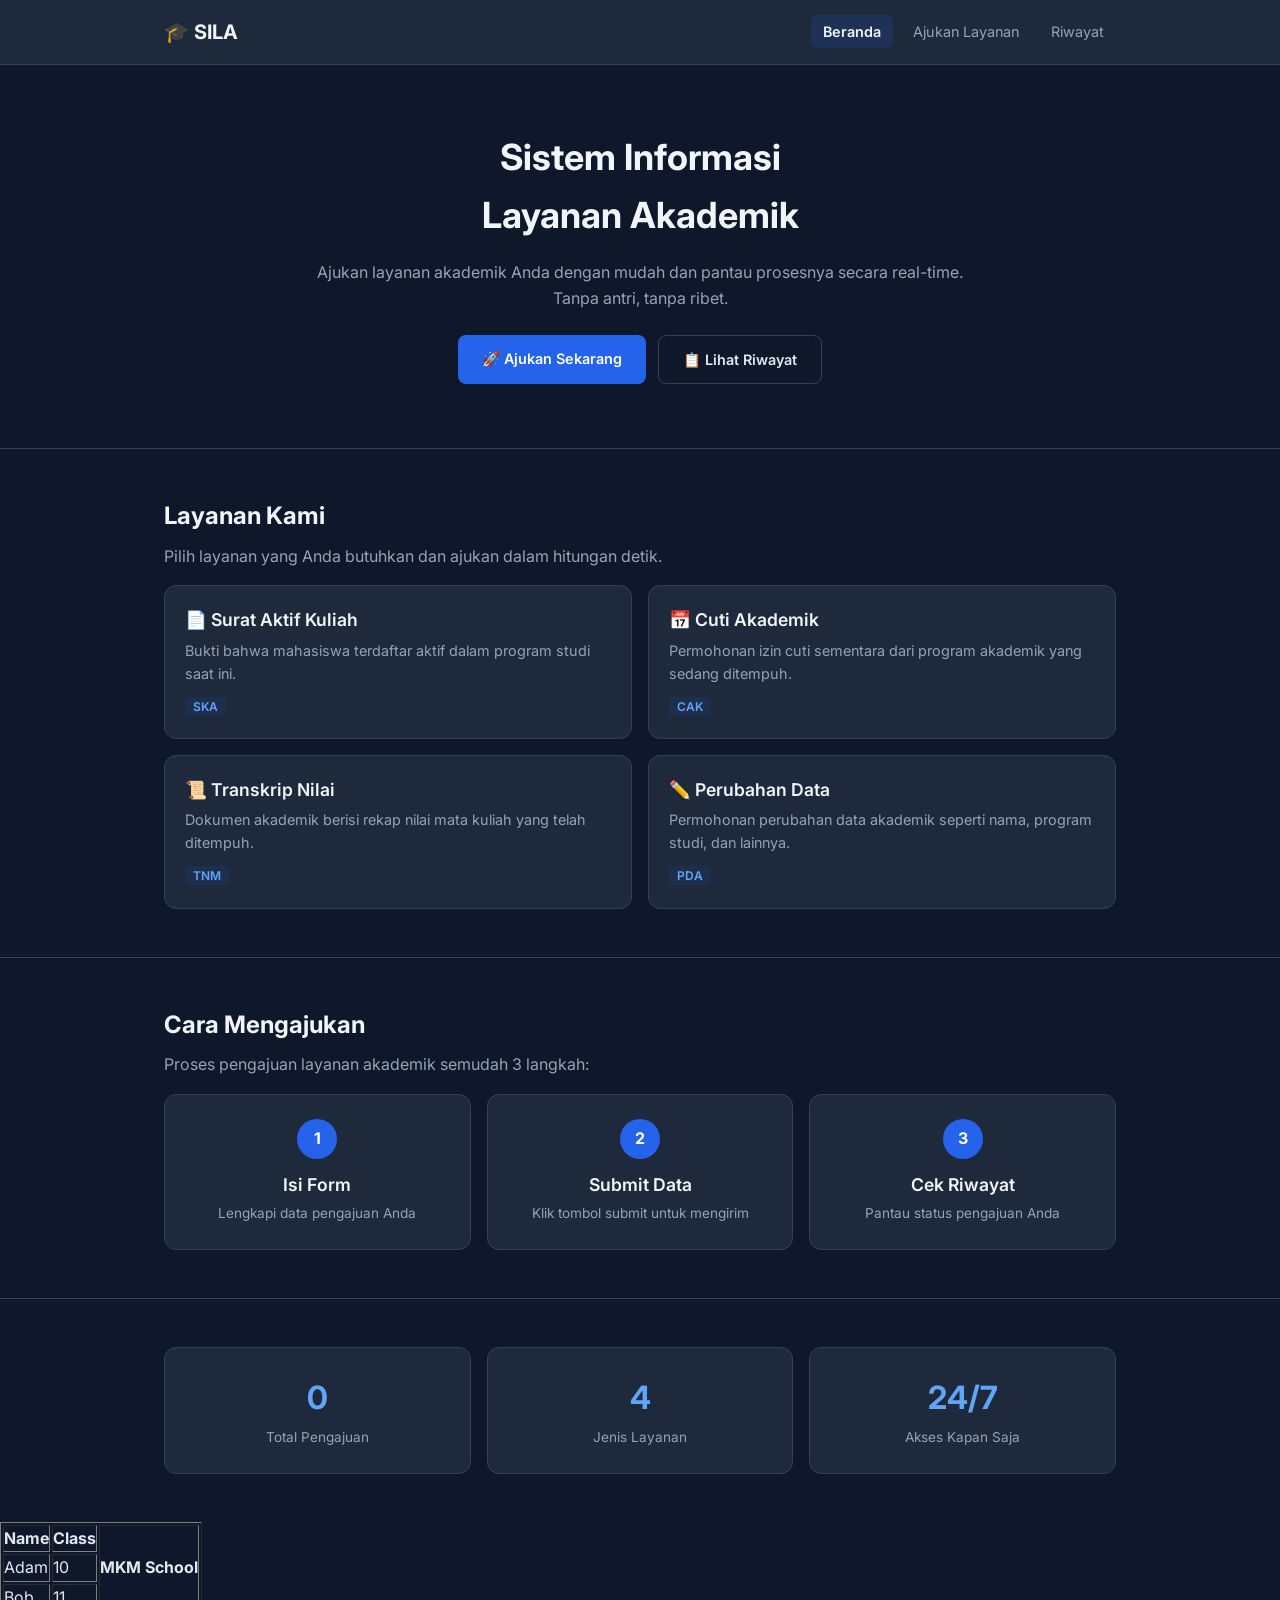
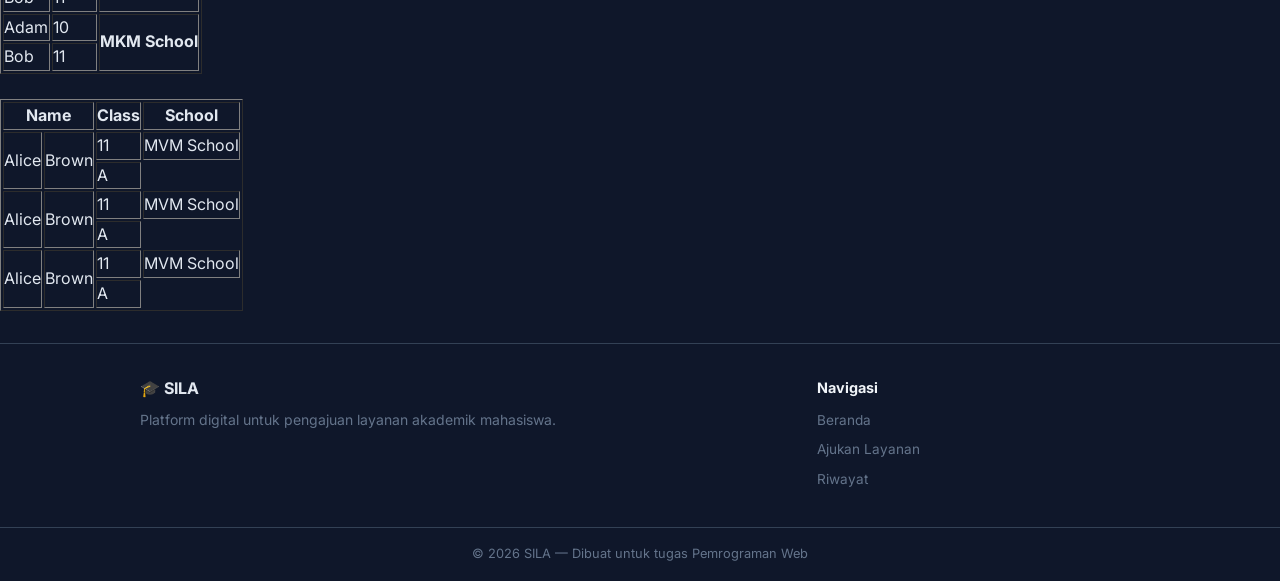
<file: index.html>
<!DOCTYPE html>
<html lang="id">

<head>
    <meta charset="UTF-8">
    <meta name="viewport" content="width=device-width, initial-scale=1.0">
    <title>SILA — Sistem Informasi Layanan Akademik</title>
    <link rel="preconnect" href="https://fonts.googleapis.com">
    <link rel="preconnect" href="https://fonts.gstatic.com" crossorigin>
    <link href="https://fonts.googleapis.com/css2?family=Inter:wght@400;600;700&display=swap" rel="stylesheet">
    <link rel="stylesheet" href="css/style.css">
</head>

<body>

    <!-- HEADER & NAVIGASI -->
    <header class="navbar">
        <div class="container navbar-inner">
            <a href="index.html" class="logo">🎓 SILA</a>
            <input type="checkbox" id="navToggle" class="nav-toggle">
            <label for="navToggle" class="hamburger">
                <span></span>
                <span></span>
                <span></span>
            </label>
            <nav>
                <ul class="nav-menu">
                    <li><a href="index.html" class="active">Beranda</a></li>
                    <li><a href="layanan.html">Ajukan Layanan</a></li>
                    <li><a href="riwayat.html">Riwayat</a></li>
                </ul>
            </nav>
        </div>
    </header>

    <main>

        <!-- Hero -->
        <section class="hero">
            <div class="container">
                <h1>Sistem Informasi<br>Layanan Akademik</h1>
                <p>Ajukan layanan akademik Anda dengan mudah dan pantau prosesnya secara real-time.<br>Tanpa antri,
                    tanpa ribet.</p>
                <div class="hero-buttons">
                    <a href="layanan.html" class="btn btn-primary">🚀 Ajukan Sekarang</a>
                    <a href="riwayat.html" class="btn btn-outline">📋 Lihat Riwayat</a>
                </div>
            </div>
        </section>

        <!-- Daftar Layanan -->
        <section class="section">
            <div class="container">
                <h2>Layanan Kami</h2>
                <p class="section-desc">Pilih layanan yang Anda butuhkan dan ajukan dalam hitungan detik.</p>
                
                <div class="cards-grid">
                    <article class="card">
                        <h3>📄 Surat Aktif Kuliah</h3>
                        <p>Bukti bahwa mahasiswa terdaftar aktif dalam program studi saat ini.</p>
                        <span class="card-code">SKA</span>
                    </article>
                    <article class="card">
                        <h3>📅 Cuti Akademik</h3>
                        <p>Permohonan izin cuti sementara dari program akademik yang sedang ditempuh.</p>
                        <span class="card-code">CAK</span>
                    </article>
                    <article class="card">
                        <h3>📜 Transkrip Nilai</h3>
                        <p>Dokumen akademik berisi rekap nilai mata kuliah yang telah ditempuh.</p>
                        <span class="card-code">TNM</span>
                    </article>
                    <article class="card">
                        <h3>✏️ Perubahan Data</h3>
                        <p>Permohonan perubahan data akademik seperti nama, program studi, dan lainnya.</p>
                        <span class="card-code">PDA</span>
                    </article>
                </div>
            </div>
        </section>

        <!-- Cara Mengajukan -->
        <section class="section">
            <div class="container">
                <h2>Cara Mengajukan</h2>
                <p class="section-desc">Proses pengajuan layanan akademik semudah 3 langkah:</p>
                <div class="steps-grid">
                    <div class="step">
                        <div class="step-number">1</div>
                        <h3>Isi Form</h3>
                        <p>Lengkapi data pengajuan Anda</p>
                    </div>
                    <div class="step">
                        <div class="step-number">2</div>
                        <h3>Submit Data</h3>
                        <p>Klik tombol submit untuk mengirim</p>
                    </div>
                    <div class="step">
                        <div class="step-number">3</div>
                        <h3>Cek Riwayat</h3>
                        <p>Pantau status pengajuan Anda</p>
                    </div>
                </div>
            </div>
        </section>

        <!-- Statistik -->
        <section class="section">
            <div class="container">
                <div class="stats-grid">
                    <div class="stat">
                        <div class="stat-number">0</div>
                        <div class="stat-label">Total Pengajuan</div>
                    </div>
                    <div class="stat">
                        <div class="stat-number">4</div>
                        <div class="stat-label">Jenis Layanan</div>
                    </div>
                    <div class="stat">
                        <div class="stat-number">24/7</div>
                        <div class="stat-label">Akses Kapan Saja</div>
                    </div>
                </div>
            </div>
        </section>

<table border="1">
    <tr>
        <th>Name</th>
        <th>Class</th>
        <th rowspan="3">MKM School</th>
    </tr>
    <tr>
        <td>Adam</td>
        <td>10</td>
    </tr>
    <tr>
        <td>Bob</td>
        <td>11</td>
    </tr>
    <tr>
        <td>Adam</td>
        <td>10</td>
        <th rowspan="3">MKM School</th>
    </tr>
    <tr>
        <td>Bob</td>
        <td>11</td>
    </tr>
</table>
<br>

<table border="1">
    <tr>
        <th colspan="2">Name</th>
        <th>Class</th>
        <th>School</th>
    </tr>
    <tr>
        <td rowspan="2">Alice</td>
        <td rowspan="2">Brown</td>
        <td>11</td>
        <td roswpan="3">MVM School</td>
    </tr>
    <tr>
        <td>A</td>
    </tr>
    <tr>
        <td rowspan="2">Alice</td>
        <td rowspan="2">Brown</td>
        <td>11</td>
        <td roswpan="3">MVM School</td>
    </tr>
    <tr>
        <td>A</td>
    </tr>
    <tr>
        <td rowspan="2">Alice</td>
        <td rowspan="2">Brown</td>
        <td>11</td>
        <td roswpan="2">MVM School</td>
    </tr>
    <tr>
        <td>A</td>
    </tr>
</table>
    </main>

    <!-- FOOTER -->
    <footer class="footer">
        <div class="container footer-inner">
            <div>
                <strong>🎓 SILA</strong>
                <p>Platform digital untuk pengajuan layanan akademik mahasiswa.</p>
            </div>
            <div class="footer-nav">
                <h4>Navigasi</h4>
                <ul>
                    <li><a href="index.html">Beranda</a></li>
                    <li><a href="layanan.html">Ajukan Layanan</a></li>
                    <li><a href="riwayat.html">Riwayat</a></li>
                </ul>
            </div>
        </div>
        <div class="footer-bottom">
            <div class="container">
                <p>&copy; 2026 SILA — Dibuat untuk tugas Pemrograman Web</p>
            </div>
        </div>
    </footer>

</body>

</html>
</file>
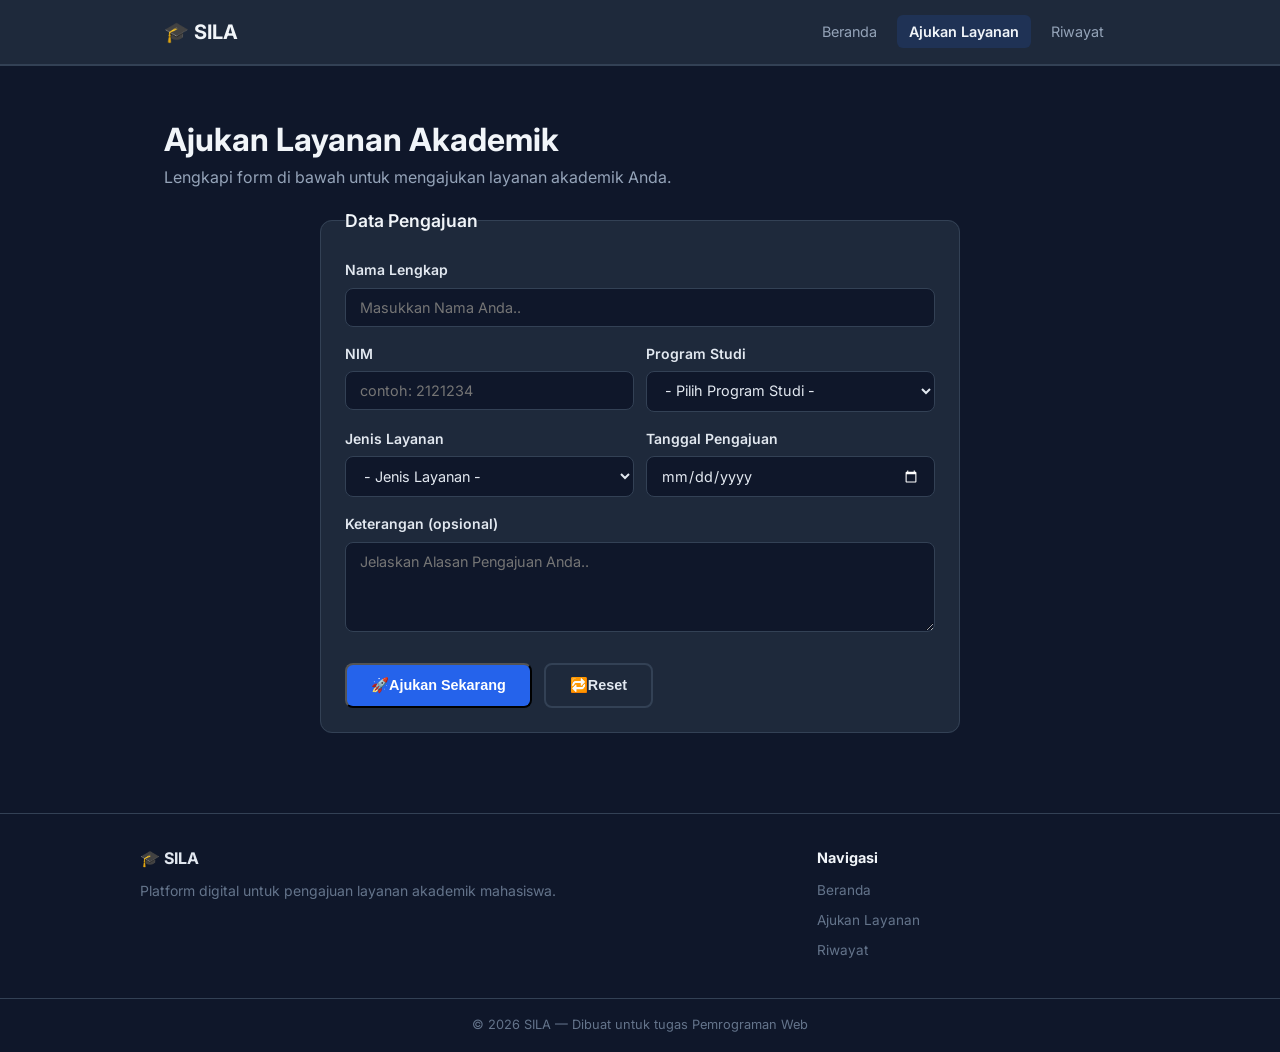
<file: layanan.html>
<!DOCTYPE html>
<html lang="id">
 
<head>
    <meta charset="UTF-8">
    <meta name="viewport" content="width=device-width, initial-scale=1.0">
    <title>Ajukan Layanan — SILA</title>
    <link rel="preconnect" href="https://fonts.googleapis.com">
    <link rel="preconnect" href="https://fonts.gstatic.com" crossorigin>
    <link href="https://fonts.googleapis.com/css2?family=Inter:wght@400;600;700&display=swap" rel="stylesheet">
    <link rel="stylesheet" href="css/style.css">
</head>
 
<body>
 
    <!-- HEADER & NAVIGASI -->
    <header class="navbar">
        <div class="container navbar-inner">
            <a href="index.html" class="logo">🎓 SILA</a>
            <input type="checkbox" id="navToggle" class="nav-toggle">
            <label for="navToggle" class="hamburger">
                <span></span>
                <span></span>
                <span></span>
            </label>
            <nav>
                <ul class="nav-menu">
                    <li><a href="index.html">Beranda</a></li>
                    <li><a href="layanan.html" class="active">Ajukan Layanan</a></li>
                    <li><a href="riwayat.html">Riwayat</a></li>
                </ul>
            </nav>
        </div>
    </header>
 
    <main>
        <section class="section">
            <div class="container">
                <h1>Ajukan Layanan Akademik</h1>
                <p class="section-desc">Lengkapi form di bawah untuk mengajukan layanan akademik Anda.</p>
 
                <!-- Form pengajuan layanan (M10) -->
                 <form action="#" method="post" target="_self" class="form-card">
                    <fieldset>
                        <legend>Data Pengajuan</legend>
                        <!-- Field: Nama, Nim, Prodi, Layanan, Tanggal, Keterangan, Button -->
 
                        <!-- Nama -->
                         <div class="form-group">
                            <label for="namalengkap">Nama Lengkap</label>
                            <input type="text" id="namalengkap" name="namalengkap" placeholder="Masukkan Nama Anda.." required>
                         </div>
 
                        <!-- Nim & Prodi -->
                         <div class="form-row">
 
                            <!-- NIM -->
                             <div class="form-group">
                                <label for="nim">NIM</label>
                                <input  type="text" id="nim" name="nim" placeholder="contoh: 2121234" required>
                             </div>
 
                             <!-- Prodi -->
                              <div class="form-group">
                                <label for="prodi">Program Studi</label>
                                <select id="prodi" name="prodi" required>
                                    <option value="">- Pilih Program Studi -</option>
                                    <option value="Sistem Informasi">Sistem Informasi</option>
                                    <option value="Teknik Informatika">Teknik Informatika</option>
                                    <option value="Manajemen">Manajemen</option>
                                    <option value="Akuntansi">Akuntansi</option>
                                </select>
                              </div>
                         </div>
 
                         <!-- Layanan dan Tanggal -->
                          <div class="form-row">
 
                            <!-- Layanan -->
                             <div class="form-group">
                                <label for="layanan">Jenis Layanan</label>
                                <select id="layanan" name="layanan" required>
                                    <option value="" >- Jenis Layanan -</option>
                                    <option value="SKA">SKA - Surat Aktif Kuliah</option>
                                    <option value="CAK">CAK - Cuti Akademik</option>
                                    <option value="TNM">TNM - Transkip Akademik</option>
                                    <option value="PDA">PDA - Perubahan Data</option>
                                </select>
                             </div>
 
                             <!-- Tanggal -->
                              <div class="form-group">
                                <label for="tanggal">Tanggal Pengajuan</label>
                                <input type="date" id="tanggal" name="tanggal" required>
                              </div>
                          </div>
 
                          <!-- Keterangan -->
                           <div class="form-group">
                            <label>Keterangan (opsional)</label>
                            <textarea id="Keterangan" name="Keterangan" rows="4" placeholder="Jelaskan Alasan Pengajuan Anda.."></textarea>
                           </div>
 
                           <!-- Tombol Kirim -->
                            <div class="form-actions">
                                <input type="submit" name="submit" value="🚀Ajukan Sekarang" class="btn btn-primary">
                                <button type="reset" name="reset" class="btn btn-outline">🔁Reset</button>
                            </div>
 
 
 
                    </fieldset>
                 </form>
                <!-- Akhir form -->
            </div>
        </section>
    </main>
 
    <!-- FOOTER -->
    <footer class="footer">
        <div class="container footer-inner">
            <div>
                <strong>🎓 SILA</strong>
                <p>Platform digital untuk pengajuan layanan akademik mahasiswa.</p>
            </div>
            <div class="footer-nav">
                <h4>Navigasi</h4>
                <ul>
                    <li><a href="index.html">Beranda</a></li>
                    <li><a href="layanan.html">Ajukan Layanan</a></li>
                    <li><a href="riwayat.html">Riwayat</a></li>
                </ul>
            </div>
        </div>
        <div class="footer-bottom">
            <div class="container">
                <p>&copy; 2026 SILA — Dibuat untuk tugas Pemrograman Web</p>
            </div>
        </div>
    </footer>
 
</body>
 
</html>
</file>
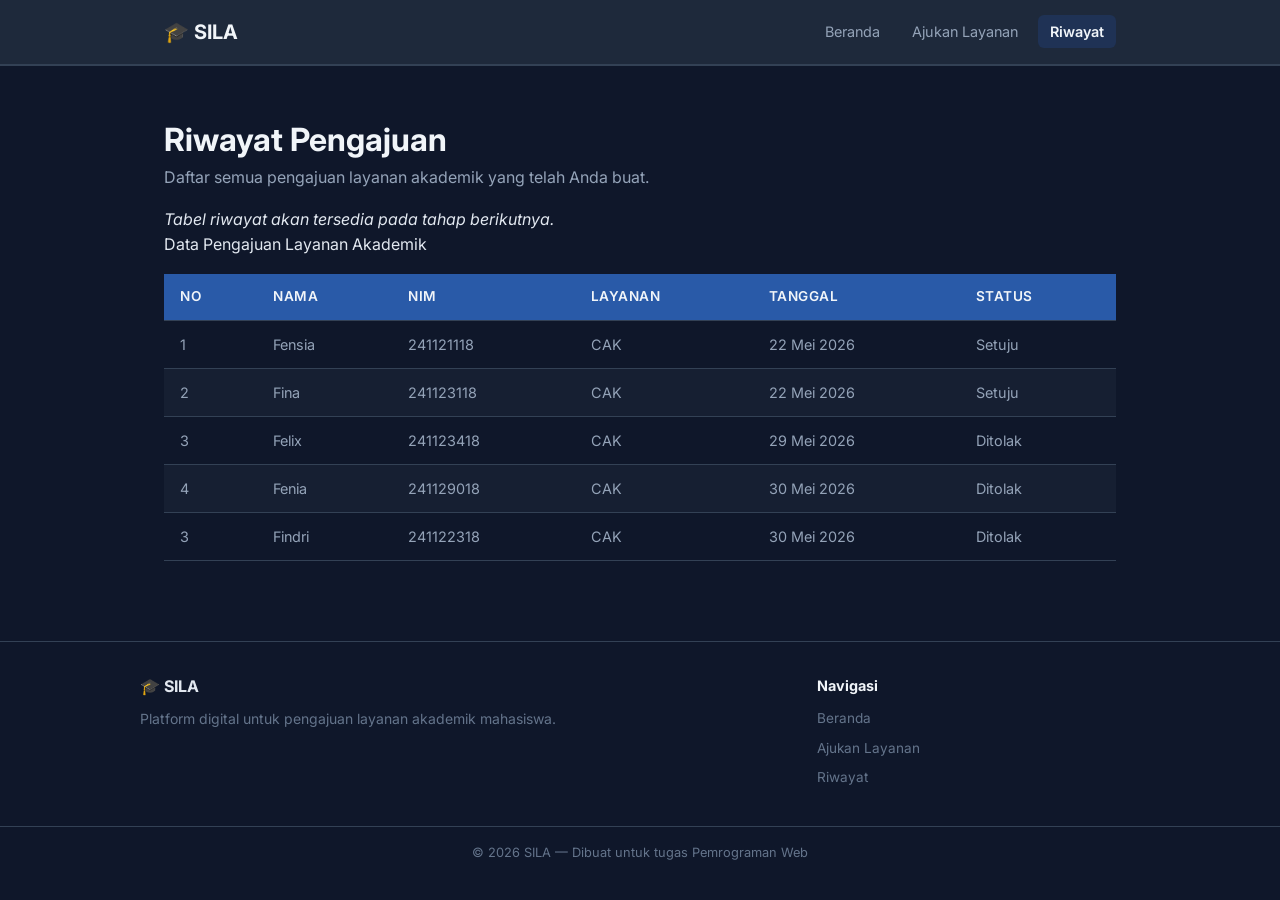
<file: riwayat.html>
<!DOCTYPE html>
<html lang="id">

<head>
    <meta charset="UTF-8">
    <meta name="viewport" content="width=device-width, initial-scale=1.0">
    <title>Riwayat Pengajuan — SILA</title>
    <link rel="preconnect" href="https://fonts.googleapis.com">
    <link rel="preconnect" href="https://fonts.gstatic.com" crossorigin>
    <link href="https://fonts.googleapis.com/css2?family=Inter:wght@400;600;700&display=swap" rel="stylesheet">
    <link rel="stylesheet" href="css/style.css">
</head>

<body>

    <!-- HEADER & NAVIGASI -->
    <header class="navbar">
        <div class="container navbar-inner">
            <a href="index.html" class="logo">🎓 SILA</a>
            <input type="checkbox" id="navToggle" class="nav-toggle">
            <label for="navToggle" class="hamburger">
                <span></span>
                <span></span>
                <span></span>
            </label>
            <nav>
                <ul class="nav-menu">
                    <li><a href="index.html">Beranda</a></li>
                    <li><a href="layanan.html">Ajukan Layanan</a></li>
                    <li><a href="riwayat.html" class="active">Riwayat</a></li>
                </ul>
            </nav>
        </div>
    </header>

    <main>
        <section class="section">
            <div class="container">
                <h1>Riwayat Pengajuan</h1>
                <p class="section-desc">Daftar semua pengajuan layanan akademik yang telah Anda buat.</p>
                <p><em>Tabel riwayat akan tersedia pada tahap berikutnya.</em></p>

                <!-- TABLE -->
                 <caption>Data Pengajuan Layanan Akademik</caption>
                 <!-- Tittle -->
                <!-- No, Nama, NIM, Layanan, Tanggal, Status -->
                 <table class="data-table">
                  <thead>
                    <tr>
                        <th>No</th>
                        <th>Nama</th>
                        <th>NIM</th>
                        <th>Layanan</th>
                        <th>Tanggal</th>
                        <th>StaTUS</th>
                    </tr>
                    </thead>
                    <tbody>
                    <tr>
                        <td>1</td>
                        <td>Fensia</td>
                        <td>241121118</td>
                        <td>CAK</td>
                        <td>22 Mei 2026</td>
                        <td>Setuju</td>
                    </tr>
                     <tr>
                        <td>2</td>
                        <td>Fina</td>
                        <td>241123118</td>
                        <td>CAK</td>
                        <td>22 Mei 2026</td>
                        <td>Setuju</td>
                    </tr>
                     <tr>
                        <td>3</td>
                        <td>Felix</td>
                        <td>241123418</td>
                        <td>CAK</td>
                        <td>29 Mei 2026</td>
                        <td>Ditolak</td>
                    </tr>
                     <tr>
                        <td>4</td>
                        <td>Fenia</td>
                        <td>241129018</td>
                        <td>CAK</td>
                        <td>30 Mei 2026</td>
                        <td>Ditolak</td>
                    </tr>
                     <tr>
                        <td>3</td>
                        <td>Findri</td>
                        <td>241122318</td>
                        <td>CAK</td>
                        <td>30 Mei 2026</td>
                        <td>Ditolak</td>
                    </tr>

                  </tbody>
                  </table>

            </div>
        </section>
    </main>

    <!-- FOOTER -->
    <footer class="footer">
        <div class="container footer-inner">
            <div>
                <strong>🎓 SILA</strong>
                <p>Platform digital untuk pengajuan layanan akademik mahasiswa.</p>
            </div>
            <div class="footer-nav">
                <h4>Navigasi</h4>
                <ul>
                    <li><a href="index.html">Beranda</a></li>
                    <li><a href="layanan.html">Ajukan Layanan</a></li>
                    <li><a href="riwayat.html">Riwayat</a></li>
                </ul>
            </div>
        </div>
        <div class="footer-bottom">
            <div class="container">
                <p>&copy; 2026 SILA — Dibuat untuk tugas Pemrograman Web</p>
            </div>
        </div>
    </footer>

</body>

</html>
</file>
<file: css/style.css>
/* ================================
   CSS DASAR — SILA
   ================================ */
 
* {
    margin: 0;
    padding: 0;
    box-sizing: border-box;
}
 
body {
    background-color: #0f172a;
    color: #e2e8f0;
}
 
h1,
h2,
h3 {
    color: #f1f5f9;
}
 
a {
    color: #60a5fa;
    text-decoration: none;
}
 
a:hover {
    color: #93c5fd;
}
 
hr {
    border: none;
    border-top: 1px solid #334155;
}
 
 
/* ================================
   CSS LANJUTAN — SILA
   ================================ */
 
body {
    font-family: 'Inter', sans-serif;
    font-size: 16px;
    line-height: 1.6;
}
 
h1 {
    font-size: 2rem;
    font-weight: 700;
}
 
h2 {
    font-size: 1.5rem;
    font-weight: 700;
    margin-bottom: 8px;
}
 
h3 {
    font-size: 1.1rem;
    font-weight: 600;
    margin-bottom: 4px;
}
 
.section-desc {
    color: #94a3b8;
    margin-bottom: 16px;
}
 
 
/* ================================
   PAGE LAYOUT — SILA
   ================================ */
 
.container {
    max-width: 1000px;
    margin: 0 auto;
    padding: 0 24px;
}
 
.navbar {
    background-color: #1e293b;
    border-bottom: 1px solid #334155;
    padding: 16px 0;
}
 
.navbar-inner {
    display: flex;
    justify-content: space-between;
    align-items: center;
}
 
.logo {
    font-size: 1.25rem;
    font-weight: 700;
    color: #f1f5f9;
}
 
.hero {
    padding: 64px 0;
    text-align: center;
}
 
.hero h1 {
    font-size: 2.25rem;
    margin-bottom: 16px;
}
 
.hero p {
    color: #94a3b8;
    margin-bottom: 24px;
}
 
.hero-buttons {
    display: flex;
    justify-content: center;
    gap: 12px;
}
 
.btn {
    display: inline-block;
    padding: 12px 24px;
    border-radius: 8px;
    font-size: 0.9rem;
    font-weight: 600;
    transition: background-color 0.3s, color 0.3s, transform 0.2s;
}
 
.btn-primary {
    background-color: #2563eb;
    color: #fff;
}
 
.btn-primary:hover {
    background-color: #1d4ed8;
    color: #fff;
    transform: translateY(-2px);
}
 
.btn-outline {
    border: 1px solid #334155;
    color: #e2e8f0;
}
 
.btn-outline:hover {
    background-color: #1e293b;
    color: #f1f5f9;
    transform: translateY(-2px);
}
 
.section {
    padding: 48px 0;
    border-top: 1px solid #334155;
}
 
.cards-grid {
    display: grid;
    grid-template-columns: 1fr 1fr;
    gap: 16px;
    margin-top: 16px;
}
 
.card {
    background-color: #1e293b;
    border: 1px solid #334155;
    border-radius: 12px;
    padding: 20px;
    transition: border-color 0.3s, transform 0.2s;
}
 
.card:hover {
    border-color: #475569;
    transform: translateY(-2px);
}
 
.card p {
    color: #94a3b8;
    font-size: 0.9rem;
    margin-bottom: 8px;
}
 
.card-code {
    font-size: 0.75rem;
    font-weight: 600;
    color: #60a5fa;
    background-color: rgba(37, 99, 235, 0.1);
    padding: 2px 8px;
    border-radius: 4px;
}
 
.steps-grid {
    display: flex;
    gap: 16px;
    margin-top: 16px;
}
 
.step {
    flex: 1;
    text-align: center;
    background-color: #1e293b;
    border: 1px solid #334155;
    border-radius: 12px;
    padding: 24px 16px;
    transition: border-color 0.3s;
}
 
.step:hover {
    border-color: #475569;
}
 
.step-number {
    width: 40px;
    height: 40px;
    background-color: #2563eb;
    color: #fff;
    border-radius: 50%;
    display: flex;
    align-items: center;
    justify-content: center;
    font-weight: 700;
    margin: 0 auto 12px;
}
 
.step p {
    color: #94a3b8;
    font-size: 0.85rem;
}
 
.stats-grid {
    display: flex;
    gap: 16px;
}
 
.stat {
    flex: 1;
    text-align: center;
    background-color: #1e293b;
    border: 1px solid #334155;
    border-radius: 12px;
    padding: 24px;
}
 
.stat-number {
    font-size: 2rem;
    font-weight: 700;
    color: #60a5fa;
}
 
.stat-label {
    color: #94a3b8;
    font-size: 0.85rem;
    margin-top: 4px;
}
 
.footer {
    border-top: 1px solid #334155;
    margin-top: 32px;
}
 
.footer-inner {
    display: grid;
    grid-template-columns: 2fr 1fr;
    gap: 32px;
    padding: 32px 0;
}
 
.footer-inner p {
    color: #64748b;
    font-size: 0.875rem;
    margin-top: 8px;
}
 
.footer-inner h4 {
    color: #f1f5f9;
    margin-bottom: 8px;
    font-size: 0.9rem;
}
 
.footer-bottom {
    border-top: 1px solid #334155;
    padding: 16px 0;
    text-align: center;
}
 
.footer-bottom p {
    font-size: 0.8rem;
    color: #64748b;
}
 
 
/* ================================
   STRUKTUR NAVIGASI & MENU — SILA
   ================================ */
 
.nav-menu {
    list-style: none;
    display: flex;
    gap: 8px;
}
 
.nav-menu li a {
    color: #94a3b8;
    font-size: 0.9rem;
    padding: 8px 12px;
    border-radius: 6px;
    transition: color 0.3s, background-color 0.3s;
}
 
.nav-menu li a:hover {
    color: #f1f5f9;
    background-color: rgba(255, 255, 255, 0.05);
}
 
.nav-menu li a.active {
    color: #f1f5f9;
    font-weight: 600;
    background-color: rgba(37, 99, 235, 0.15);
}
 
.footer-nav ul {
    list-style: none;
}
 
.footer-nav ul li {
    margin-bottom: 4px;
}
 
.footer-nav ul li a {
    color: #64748b;
    font-size: 0.85rem;
    transition: color 0.3s;
}
 
.footer-nav ul li a:hover {
    color: #93c5fd;
}
 
 
 
 
/* ================================
   MEDIA QUERY & RESPONSIF — SILA
   ================================ */
 
/* --------------------------------
   Animasi CSS (@keyframes)
   Mendefinisikan gerakan bernama 'fadeIn':
   - from: posisi awal (tersembunyi, geser ke bawah)
   - to: posisi akhir (terlihat, posisi normal)
   -------------------------------- */
@keyframes fadeIn {
    from {
        opacity: 0;
        /* transparan penuh */
        transform: translateY(20px);
        /* geser 20px ke bawah */
    }
 
    to {
        opacity: 1;
        /* terlihat penuh */
        transform: translateY(0);
        /* posisi normal */
    }
}
 
/* Hero section mendapat animasi fadeIn selama 0.6 detik */
.hero {
    animation: fadeIn 0.6s ease;
}
 
 
 
/* --------------------------------
   Hamburger Menu Animasi
   Saat checkbox dicentang, 3 garis hamburger
   berubah menjadi tanda 'X' (close):
   - Garis ke-1: putar 45° ke bawah
   - Garis ke-2: hilang (opacity 0)
   - Garis ke-3: putar -45° ke atas
   -------------------------------- */
 
.nav-toggle {
    display: none;
    /* checkbox tersembunyi */
}
 
.hamburger {
    display: none;
    flex-direction: column;
    gap: 5px;
    cursor: pointer;
    padding: 4px;
}
 
.hamburger span {
    display: block;
    width: 24px;
    height: 3px;
    background-color: #f1f5f9;
    border-radius: 2px;
    transition: transform 0.3s, opacity 0.3s;
    /* animasi garis */
}
 
/* Garis-1: miring ke kanan membentuk '/' */
.nav-toggle:checked~label .hamburger span:nth-child(1) {
    transform: translateY(8px) rotate(45deg);
}
 
/* Garis-2: menghilang */
.nav-toggle:checked~label .hamburger span:nth-child(2) {
    opacity: 0;
}
 
/* Garis-3: miring ke kiri membentuk '\' */
.nav-toggle:checked~label .hamburger span:nth-child(3) {
    transform: translateY(-8px) rotate(-45deg);
}
 
/* --------------------------------
   Responsive: Tablet & Mobile (<= 768px)
   Semua grid/flex berubah ke 1 kolom/baris
   agar konten tidak terlalu sempit di layar kecil.
   -------------------------------- */
   
/* Tablet & Mobile */
@media (max-width: 768px) {
    .navbar-inner {
        flex-wrap: wrap;
    }
 
    .hamburger {
        display: flex;
        /* tampilkan hamburger */
    }
 
    nav {
        width: 100%;
        order: 3;
    }
 
    .nav-menu {
        display: none;
        flex-direction: column;
        gap: 0;
        width: 100%;
        padding: 8px 0;
        border-top: 1px solid #334155;
        margin-top: 12px;
    }
 
    .nav-menu li a {
        display: block;
        padding: 10px 0;
        border-radius: 0;
    }
 
    .nav-toggle:checked~nav .nav-menu {
        display: flex;
    }
 
    /* SAMBUNG DARI SINI */
    /* ================== */
 
    .nav-menu {
        gap: 4px;
    }
 
    /* Judul hero lebih kecil di mobile */
    .hero h1 {
        font-size: 1.5rem;
    }
 
    /* Tombol berubah jadi vertikal (kolom) */
    .hero-buttons {
        flex-direction: column;
        align-items: center;
    }
 
    /* Cards: dari 2 kolom → 1 kolom */
    .cards-grid {
        grid-template-columns: 1fr;
    }
 
    /* Steps & stats berubah ke arah vertikal */
    .steps-grid {
        flex-direction: column;
    }
 
    .stats-grid {
        flex-direction: column;
    }
 
    /* Footer: dari 2 kolom → 1 kolom */
    .footer-inner {
        grid-template-columns: 1fr;
        gap: 24px;
    }
}
 
/* --------------------------------
   Responsive: Layar Sangat Kecil (<= 480px)
   Untuk smartphone kecil:
   - Judul lebih kecil lagi
   - Tombol lebar penuh (100%)
   -------------------------------- */
/* Small Mobile */
@media (max-width: 480px) {
    .hero h1 {
        font-size: 1.25rem;
    }
 
    /* Tombol mengisi penuh lebar layar */
    .btn {
        width: 100%;
        text-align: center;
    }
}
 
/* M10 - FORMS */
.form-card{
    max-width: 640px;
    /* lebar mksimum */
    margin: 0 auto;
    /* tengah halaman */
}
 
fieldset{
    border: 1px solid #334155;
    border-radius: 12px;
    padding: 24px;
    background-color: #1e293b;
}
 
legend{
    font-weight: 600;
    font-size: 1.1rem;
    color: #f1f5f9;
    padding: 0.10px;
}
 
.form-group{
    margin-bottom: 16px;
    /* jarak untuk selanjutnya */
}
 
.form-group label{
    display: block;
    /* jadi full 1 baris */
    font-size: 0.875rem;
    font-weight: 600;
    color: #e2e8f0;
    margin-bottom: 6px;
}
 
/* input, select, text area */
.form-group input,
.form-group select,
.form-group textarea{
    width: 100%;
    /* lebar memenuhi kontainer */
    padding: 10px 14px;
    border: 1px solid #334155;
    background-color: #0f172a;
    color: #e2e8f0;
    border-radius: 8px;
    font-size: 0.9rem;
    outline: none;
    transition: border-color 0.3s;
    font-family: inherit;
}

input[type="date"]{
    color-scheme: dark;
}
 
.form-row{
    display: grid;
    grid-template-columns: 1fr 1fr;
    gap: 12px;
}
.form-group input:focus,
.form-group select:focus,
.form-group textarea:focus{
    border-color: #1d4ed8;
}

.form-group textarea{
    resize: vertical;
    /* hanya boleh ubah tingginya */
    min-height: 80px;

}

.form-actions{
    display: flex;
    gap: 12px;
    margin-top: 24px;
}

.form-actions.btn{
    cursor: pointer;
    border: none;
    font-family: inherit;
}

.form-actions .btn-outline{
    border: 2px solid #334155;
    background: none;
}

/* M11 - TABLES */
.data-table{
    width: 100%;
    border-collapse: collapse;
    /* menjadikan batas dempet dengan sekitarnya */
    margin-top: 16px;
    min-width: 600px;
    /* lebar batas mutlak */
}
.data-table caption{
    text-align: left;
    font-size: 0.85 rem;
    color: #64748b;
    margin-bottom: 14px;
}
/* TH dan TD */
.data-table th,
.data-table td{
    border-bottom: 1 px solid;
    padding: 12px 16px;
    text-align: left;
}

.data-table tr{
    border-bottom: 1px solid #334155;
}

/* Highlihgt aja */
.data-table th{
    background-color: #295aa8;
    color: #f1f5f9;
    font-size: 0.85rem;
    font-weight: 600;
    letter-spacing: 0.5px;
    text-transform: uppercase;
    /* uppercase (huruf besar) lowercase (huruf kecil)*/
}
.data-table td{
    color:#94a3b8;
    font-size: 0.9rem;
}
/* Zebra Stripes (Buat highligt ganjil genap*/
.data-table tbody tr:nth-child(even){
    background-color: rgba(30, 41, 59, 0.5);
}
.data-table tbody tr:hover{
    background-color:rgba(64, 149,170, 0.5);
}

/* responsive */
@media (max-width: 768px){
    .data-table{
        font-size: 0.8rem;
    }
    .data-table th,
    .data-table td{
        padding: 8px 10px;
    }
}
</file>
